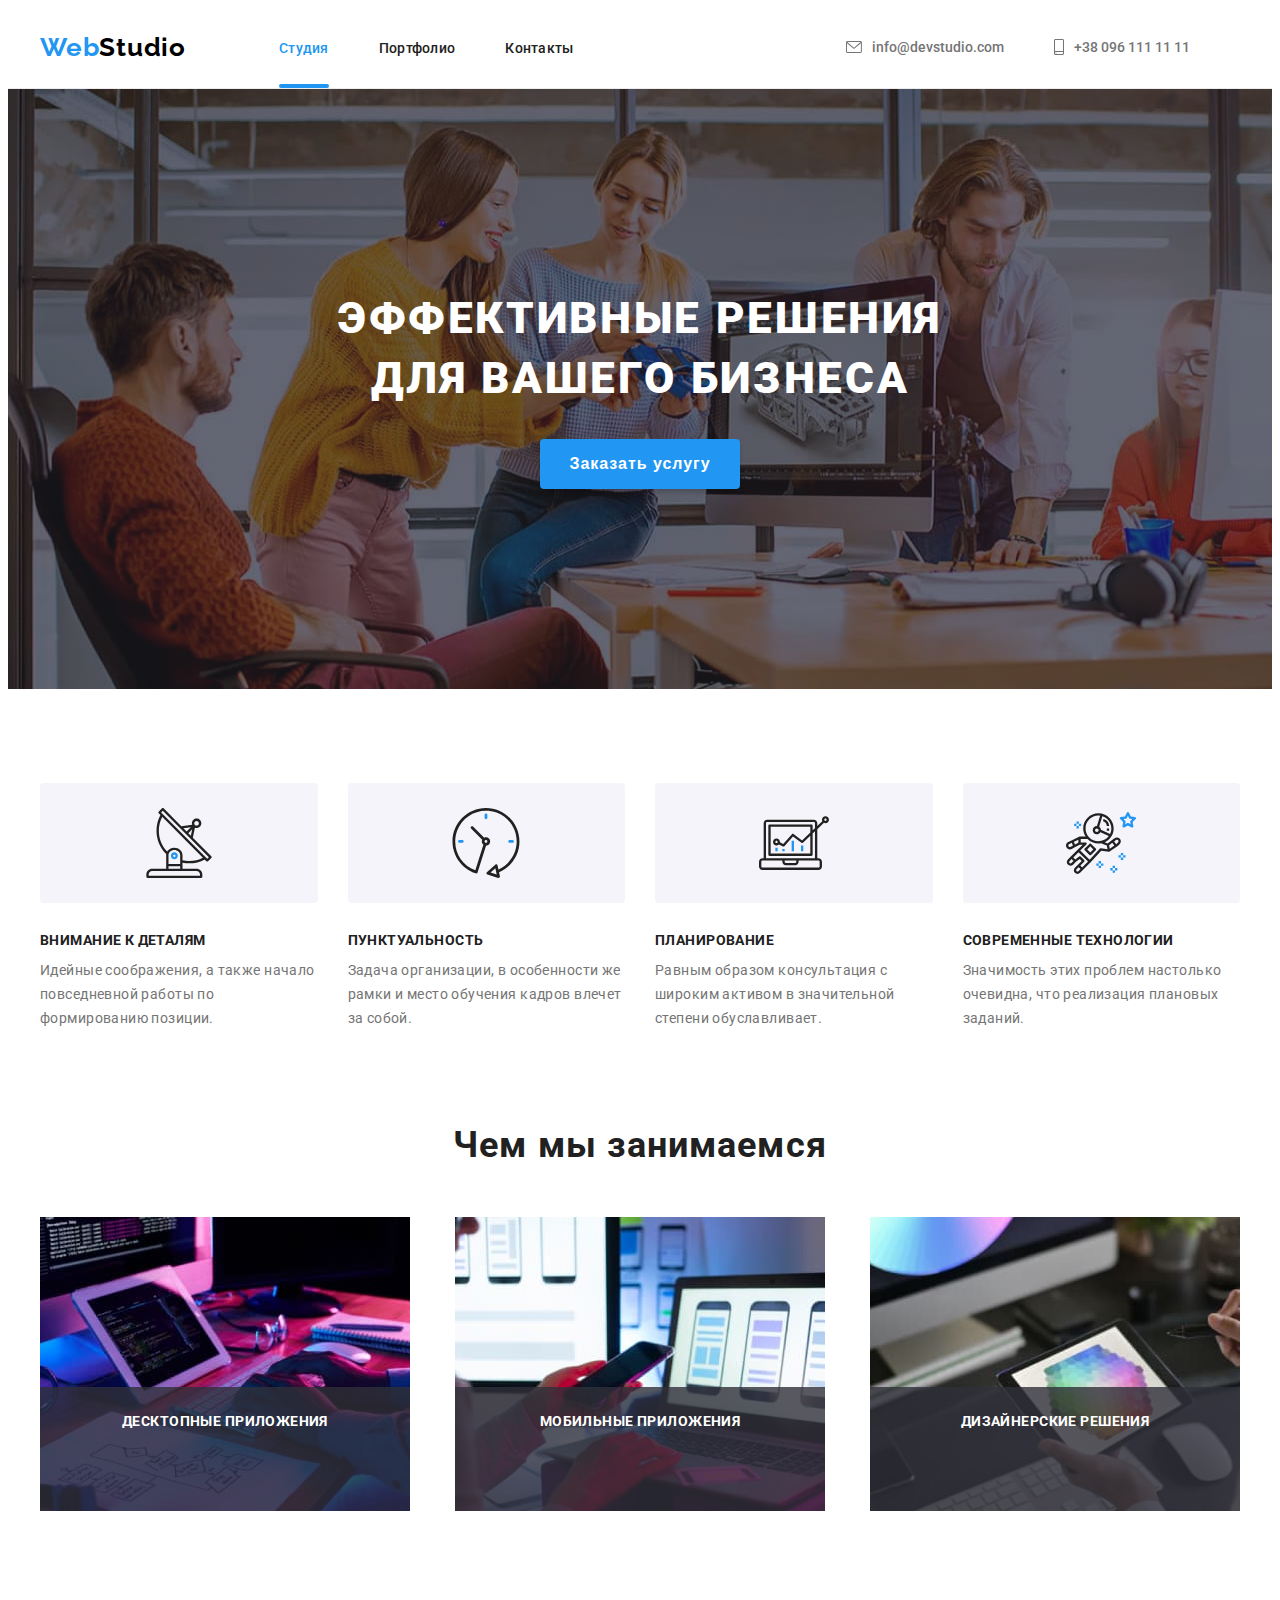
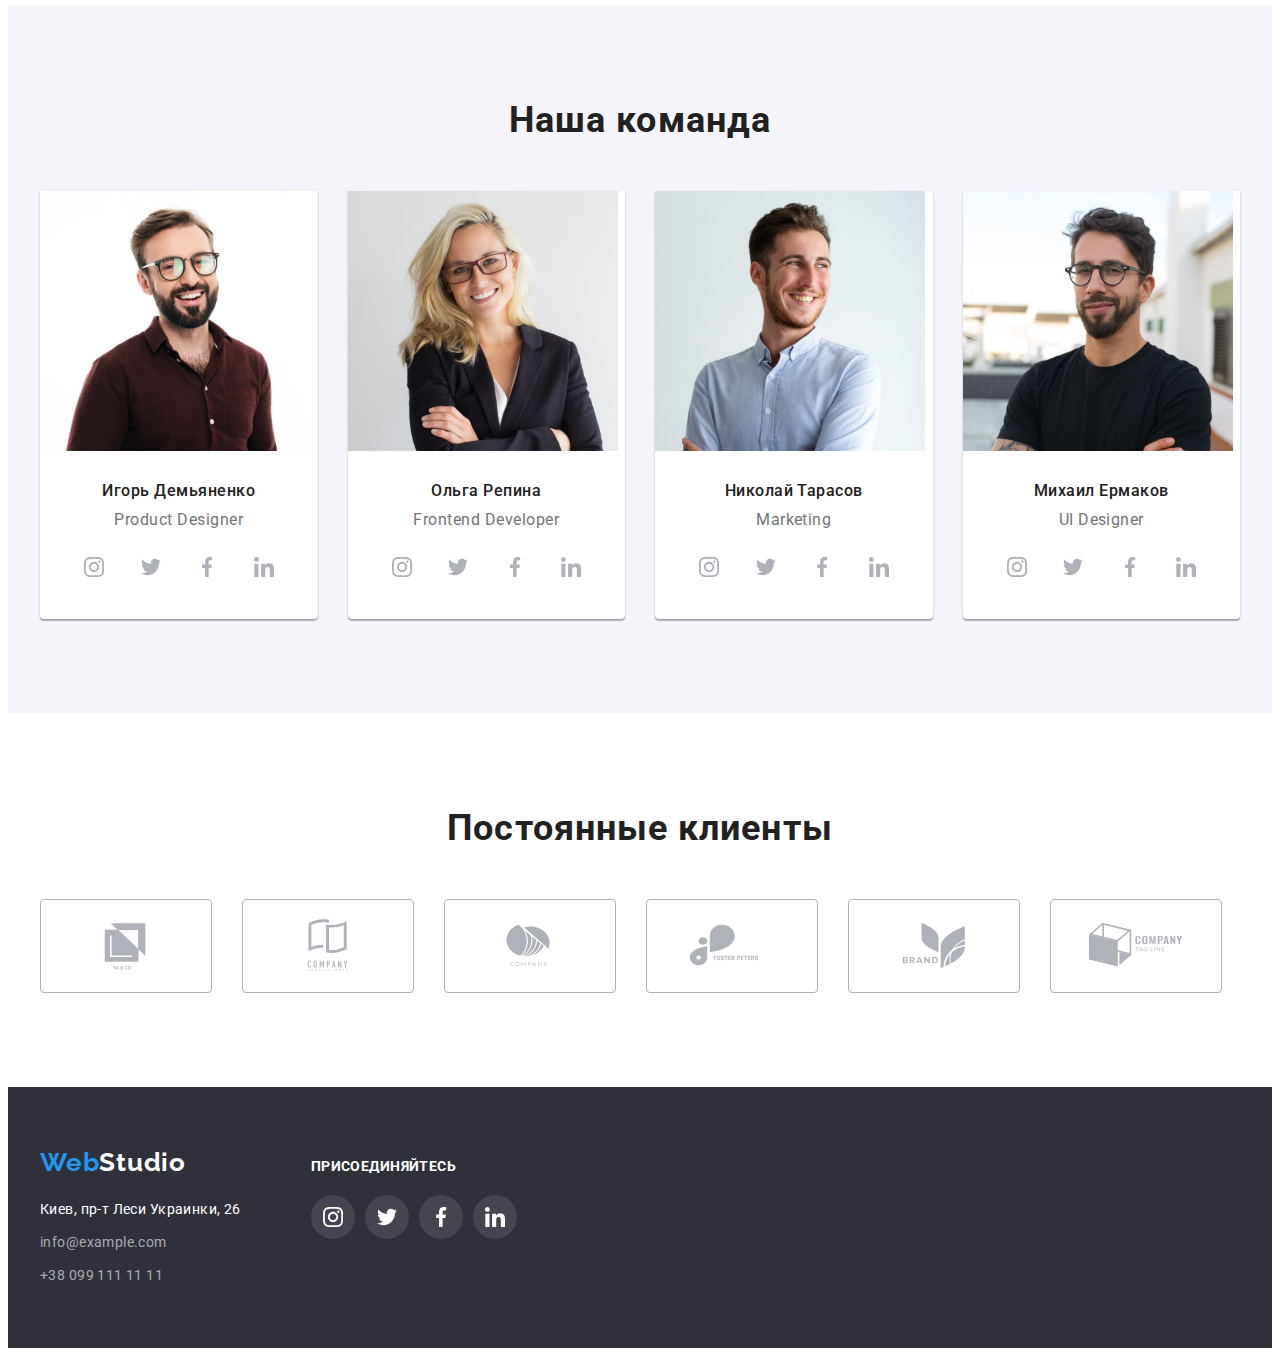
<file: index.html>
<!DOCTYPE html>
<html lang="ru">

<head>
    <meta charset="UTF-8">
    <meta http-equiv="X-UA-Compatible" content="IE=edge">
    <meta name="viewport" content="width=device-width, initial-scale=1.0">
    <title>Document</title>
    <link rel="preconnect" href="https://fonts.googleapis.com">
    <link rel="preconnect" href="https://fonts.gstatic.com" crossorigin>
    <link href="https://fonts.googleapis.com/css2?family=Raleway:wght@700&family=Roboto:wght@400;500;700;900&display=swap"
        rel="stylesheet">
    <link rel="stylesheet" href="https://cdnjs.cloudflare.com/ajax/libs/modern-normalize/1.1.0/modern-normalize.min.css"
        integrity="sha512-wpPYUAdjBVSE4KJnH1VR1HeZfpl1ub8YT/NKx4PuQ5NmX2tKuGu6U/JRp5y+Y8XG2tV+wKQpNHVUX03MfMFn9Q=="
        crossorigin="anonymous" referrerpolicy="no-referrer" />
    <link rel="stylesheet" href="./css/styles.css" />
</head>

<body class="body">
    <header class="header">
        <div class="header-container container">
        <nav class="navigation">
            <a class="link logo" href="" lang="en"> <span class="second-color-logo">Web</span>Studio </a>
            <ul class="list navigation-list">
                <li class="nv-lst"> <a class="link nav-list curent" href="">Студия</a></li>
                <li class="nv-lst"> <a class="link nav-list" href="./portfolio.html">Портфолио</a></li>
                <li class="nv-lst"> <a class="link nav-list" href="">Контакты</a></li>
            </ul>
        </nav>
        <ul class="list header-container">
            <li class="mail"> 
                <div class="nav-link-cont">
                    <a class="link nav-contact" href="mailto:info@devstudio.com">
                        <svg class="mail-tel-svg" width="16" height="12">
                            <use href="./images/sprite.svg#icon-envelope">
                            </use>
                        </svg>
                        info@devstudio.com    
                    </a>
                </div>
             </li>
            <li class="mail">
                <div class="nav-link-cont">
                    
                    <a class="link nav-contact" href="tel:+380961111111">
                        <svg class="mail-tel-svg" width="10" height="16">
                            <use href="./images/sprite.svg#icon-smartphone"></use>
                        </svg>
                        +38 096 111 11 11
                    </a>
                </div>
             </li>
        </ul>
        </div>
    </header>

    <main>
        <section class="hero-section">
            <div class="container">
            <h1 class="main-header">Эффективные решения <br>для вашего бизнеса</h1>
            <button data-modal-open class="main-button" type="button">Заказать услугу </button>
            </div>
        </section>
        <section class="section">
            <div class="container ">
            <!-- Добавлю h2 - скрою потом его со стараницы, пока скрыт через атрибут hidden -->
            <h2 class="visually-hidden"> Наши отличия от других</h2>
            <ul class="list first-section ">
                <li class="list-first-section">
                    <div class="icon-firs-section">
                        <svg class="our-icons">
                            <use href="./images/sprite.svg#icon-antenna" >
                            </use>
                        </svg>
                    </div>
                    <h3 class="trird-title">Внимание к деталям </h3>
                    <p class="desc-advantage">Идейные соображения, а также начало повседневной работы по формированию позиции.</p>
                </li>
                <li class="list-first-section">
                    <div class="icon-firs-section">
                        <svg class="our-icons">
                            <use href="./images/sprite.svg#icon-clock">
                            </use>
                        </svg>
                    </div>
                    <h3 class="trird-title">Пунктуальность</h3>
                    <p class="desc-advantage" >Задача организации, в особенности же рамки и место обучения кадров влечет за собой.</p>
                </li>
                <li class="list-first-section">
                    <div class="icon-firs-section">
                        <svg class="our-icons">
                            <use href="./images/sprite.svg#icon-diagram">
                            </use>
                        </svg>
                    </div>
                    <h3 class="trird-title"> Планирование</h3>
                    <p class="desc-advantage">Равным образом консультация с широким активом в значительной степени обуславливает.</p>
                </li>
                <li class="list-first-section">
                    <div class="icon-firs-section">
                        <svg class="our-icons">
                            <use href="./images/sprite.svg#icon-astronaut">
                            </use>
                        </svg>
                    </div>
                    <h3 class="trird-title"> Современные технологии</h3>
                    <p class="desc-advantage">Значимость этих проблем настолько очевидна, что реализация плановых заданий.</p>
                </li>
            </ul>
            </div>
        </section>
        <section class="second section">
            <div class="container">
            <h2 class="second-header">Чем мы занимаемся</h2>
            <ul class="list ul-second-section">
                <li class="list-second-section">
                    <img src="./images/box1jpeg.jpg" alt="набор HTML кода" width="370" height="294" />
                    <p class="text-overlay">Десктопные приложения</p>
                </li>
                <li class="list-second-section">
                    <img src="./images/box2jpeg.jpg" alt="адаптация мобильного на экране мониторва" width="370"
                        height="294" />
                    <p class="text-overlay">Мобильные приложения</p>
                </li>
                <li class="list-second-section">
                    <img src="./images/box3jpeg.jpg" alt="выбор цвета на планшете" width="370" height="294" />
                    <p class="text-overlay">Дизайнерские решения</p>
                </li>
            </ul>
            </div>
        </section>
        <section class="our-team section">
            <div class="container">
            <h2 class="second-header"> Наша команда</h2>
            <ul class="list team-list">
                <li class="card-member">
                    <img class="picture-member" src="./images/member1.jpg" alt="фото Игоря Демьяненко" width="270" height="260" />
                    <div class="members-of-team">
                        <h3 class="team"> Игорь Демьяненко</h3>
                        <p class="team-profesion" lang="en">Product Designer</p>
                        <ul class="list social">
                            <li class="list-links">
                                <a class="social-links" href="">
                                  <svg class="svg-links" width="20" height="20">
                                  <use href="./images/sprite.svg#icon-instagram"></use>
                                  </svg>
                                </a>
                            </li>
                            <li class="list-links">
                                <a class="social-links" href="">
                                    <svg class="svg-links" width="20" height="20">
                                        <use href="./images/sprite.svg#icon-twitter"></use>
                                    </svg>
                                </a>
                            </li>
                            <li class="list-links">
                                <a class="social-links" href="">
                                    <svg class="svg-links" width="20" height="20">
                                        <use href="./images/sprite.svg#icon-facebook"></use>
                                    </svg>
                                </a>
                            </li>
                            <li class="list-links">
                                <a class="social-links" href="">
                                    <svg class="svg-links" width="20" height="20">
                                        <use href="./images/sprite.svg#icon-linkedin"></use>
                                    </svg>
                                </a>
                            </li>
                        </ul>
                    </div>
                </li>
                <li class="card-member">
                    <img class="picture-member" src="./images/member2.jpg" alt="фото Ольги Репиной" width="270" height="260" />
                    <div class="members-of-team">
                        <h3 class="team"> Ольга Репина</h3>
                        <p class="team-profesion" lang="en">Frontend Developer</p>
                        <ul class=" list social">
                            <li class="list-links">
                                <a class="social-links" href="">
                                    <svg class="svg-links" width="20" height="20">
                                        <use href="./images/sprite.svg#icon-instagram"></use>
                                    </svg>
                                </a>
                            </li>
                            <li class="list-links">
                                <a class="social-links" href="">
                                    <svg class="svg-links" width="20" height="20">
                                        <use href="./images/sprite.svg#icon-twitter"></use>
                                    </svg>
                                </a>
                            </li>
                            <li class="list-links">
                                <a class="social-links" href="">
                                    <svg class="svg-links" width="20" height="20">
                                        <use href="./images/sprite.svg#icon-facebook"></use>
                                    </svg>
                                </a>
                            </li>
                            <li class="list-links">
                                <a class="social-links" href="">
                                    <svg class="svg-links" width="20" height="20">
                                        <use href="./images/sprite.svg#icon-linkedin"></use>
                                    </svg>
                                </a>
                            </li>
                        </ul>
                    </div>

                </li>
                <li class="card-member">
                    <img class="picture-member" src="./images/member3.jpg" alt="фото Николая Тарасова" width="270" height="260" />
                    <div class="members-of-team">
                        <h3 class="team"> Николай Тарасов </h3>
                        <p class="team-profesion" lang="en">Marketing</p>
                        <ul class="list social">
                            <li class="list-links">
                                <a class="social-links" href="">
                                    <svg class="svg-links" width="20" height="20">
                                        <use href="./images/sprite.svg#icon-instagram"></use>
                                    </svg>
                                </a>
                            </li>
                            <li class="list-links">
                                <a class="social-links" href="">
                                    <svg class="svg-links" width="20" height="20">
                                        <use href="./images/sprite.svg#icon-twitter"></use>
                                    </svg>
                                </a>
                            </li>
                            <li class="list-links">
                                <a class="social-links" href="">
                                    <svg class="svg-links" width="20" height="20">
                                        <use href="./images/sprite.svg#icon-facebook"></use>
                                    </svg>
                                </a>
                            </li>
                            <li class="list-links">
                                <a class="social-links" href="">
                                    <svg class="svg-links" width="20" height="20">
                                        <use href="./images/sprite.svg#icon-linkedin"></use>
                                    </svg>
                                </a>
                            </li>
                        </ul>
                    </div>

                </li>
                <li class="card-member">
                    <img class="picture-member" src="./images/member4.jpg" alt="фото МИхаила Ермакова" width="270" height="260" />
                    <div class="members-of-team">
                        <h3 class="team"> Михаил Ермаков </h3>
                        <p class="team-profesion" lang="en">UI Designer</p>
                        <ul class="list social">
                            <li class="list-links">
                                <a class="social-links" href="">
                                    <svg class="svg-links" width="20" height="20">
                                        <use href="./images/sprite.svg#icon-instagram"></use>
                                    </svg>
                                </a>
                            </li>
                            <li class="list-links">
                                <a class="social-links" href="">
                                    <svg class="svg-links" width="20" height="20">
                                        <use href="./images/sprite.svg#icon-twitter"></use>
                                    </svg>
                                </a>
                            </li>
                            <li class="list-links">
                                <a class="social-links" href="">
                                    <svg class="svg-links" width="20" height="20">
                                        <use href="./images/sprite.svg#icon-facebook"></use>
                                    </svg>
                                </a>
                            </li>
                            <li class="list-links">
                                <a class="social-links" href="">
                                    <svg class="svg-links" width="20" height="20">
                                        <use href="./images/sprite.svg#icon-linkedin"></use>
                                    </svg>
                                </a>
                            </li>
                        </ul>
                    </div>

                </li>
                
            </ul>
            </div>
        </section>
        <section class="section">
            <div class="container">
                <h2 class="second-header">Постоянные клиенты</h2>
                <ul class="list list-clients">
                    <li class="clients">
                       <a class="clients-link" href="">
                           <svg class="icon-clients" width="106" height="60">
                           <use href="./images/sprite.svg#icon-logo"></use>
                           </svg>
                       </a>
                    </li>
                    <li class="clients">
                        <a class="clients-link" href="">
                            <svg class="icon-clients" width="106" height="60">
                                <use href="./images/sprite.svg#icon-logo-1">
                                </use>
                            </svg>
                        </a>
                    </li>
                    <li class="clients">
                        <a class="clients-link" href="">
                            <svg class="icon-clients" width="106" height="60">
                                <use href="./images/sprite.svg#icon-logo-2">
                                </use>
                            </svg>
                        </a>
                    </li>
                    <li class="clients">
                        <a class="clients-link" href="">
                            <svg class="icon-clients" width="106" height="60">
                                <use href="./images/sprite.svg#icon-logo-3">
                                </use>
                            </svg>
                        </a>
                    </li>
                    <li class="clients">
                        <a class="clients-link" href="">
                            <svg class="icon-clients" width="106" height="60">
                                <use href="./images/sprite.svg#icon-logo-4">
                                </use>
                            </svg>
                        </a>
                    </li>
                    <li class="clients">
                        <a class="clients-link" href="">
                            <svg class="icon-clients" width="106" height="60">
                                <use href="./images/sprite.svg#icon-logo-5">
                                </use>
                            </svg>
                        </a>
                    </li>
                </ul>
            </div>
        </section>
    </main>
    <footer class="footer">
        <div class="container div-foot">
            <div class="div-address">
              <a class="link logo-foot" href="" lang="en"> <span class="second-color-logo">Web</span>Studio </a>
              <address class="foot-address">
                 <ul class="list">
                    <li class="list-foot">
                       <a class="link addressfoot" href="https://goo.gl/maps/2wUC2h2pFyBtwkor7" target="blank"
                       rel="noopener noreferrer">Киев, пр-т
                       Леси Украинки, 26</a>
                    </li>
                    <li class="list-foot">
                       <a class="link nav-contact-foot" href="mailto:info@example.com">info@example.com</a>
                    </li>
                    <li class="list-foot">
                       <a class="link nav-contact-foot" href="tel:+380991111111">+38 099 111 11 11</a>
                    </li>
                 </ul>
              </address>
            </div>
            <div class="foot-links">
               <h3 class="foot-header">присоединяйтесь</h3>
               <ul class="social list">
                  <li class="list-links">
                     <a class="social-links" href="">
                       <svg class="svg-links" width="20" height="20">
                       <use href="./images/sprite.svg#icon-instagram"></use>
                       </svg>
                     </a>
                  </li>
                  <li class="list-links">
                     <a class="social-links" href="">
                       <svg class="svg-links" width="20" height="20">
                       <use href="./images/sprite.svg#icon-twitter"></use>
                       </svg>
                     </a>
                  </li>
                  <li class="list-links">
                     <a class="social-links" href="">
                       <svg class="svg-links" width="20" height="20">
                       <use href="./images/sprite.svg#icon-facebook"></use>
                       </svg>
                     </a>
                  </li>
                  <li class="list-links">
                     <a class="social-links" href="">
                       <svg class="svg-links" width="20" height="20">
                       <use href="./images/sprite.svg#icon-linkedin"></use>
                       </svg>
                     </a>
                  </li>
               </ul>
            </div>
        </div>
    </footer>
    <div class="backdrop is-hidden" data-modal>
        <div class="modalwindow">
            <button data-modal-close type="button" class="modal-close-btn">
                <svg class="modal-close-icon" width="18" height="18">
                <use href="./images/sprite.svg#icon-close"></use>
                </svg>
            </button>
        </div>
    </div>

    <script src="./js/modal.js"></script>
    
</body>

</html>
</file>
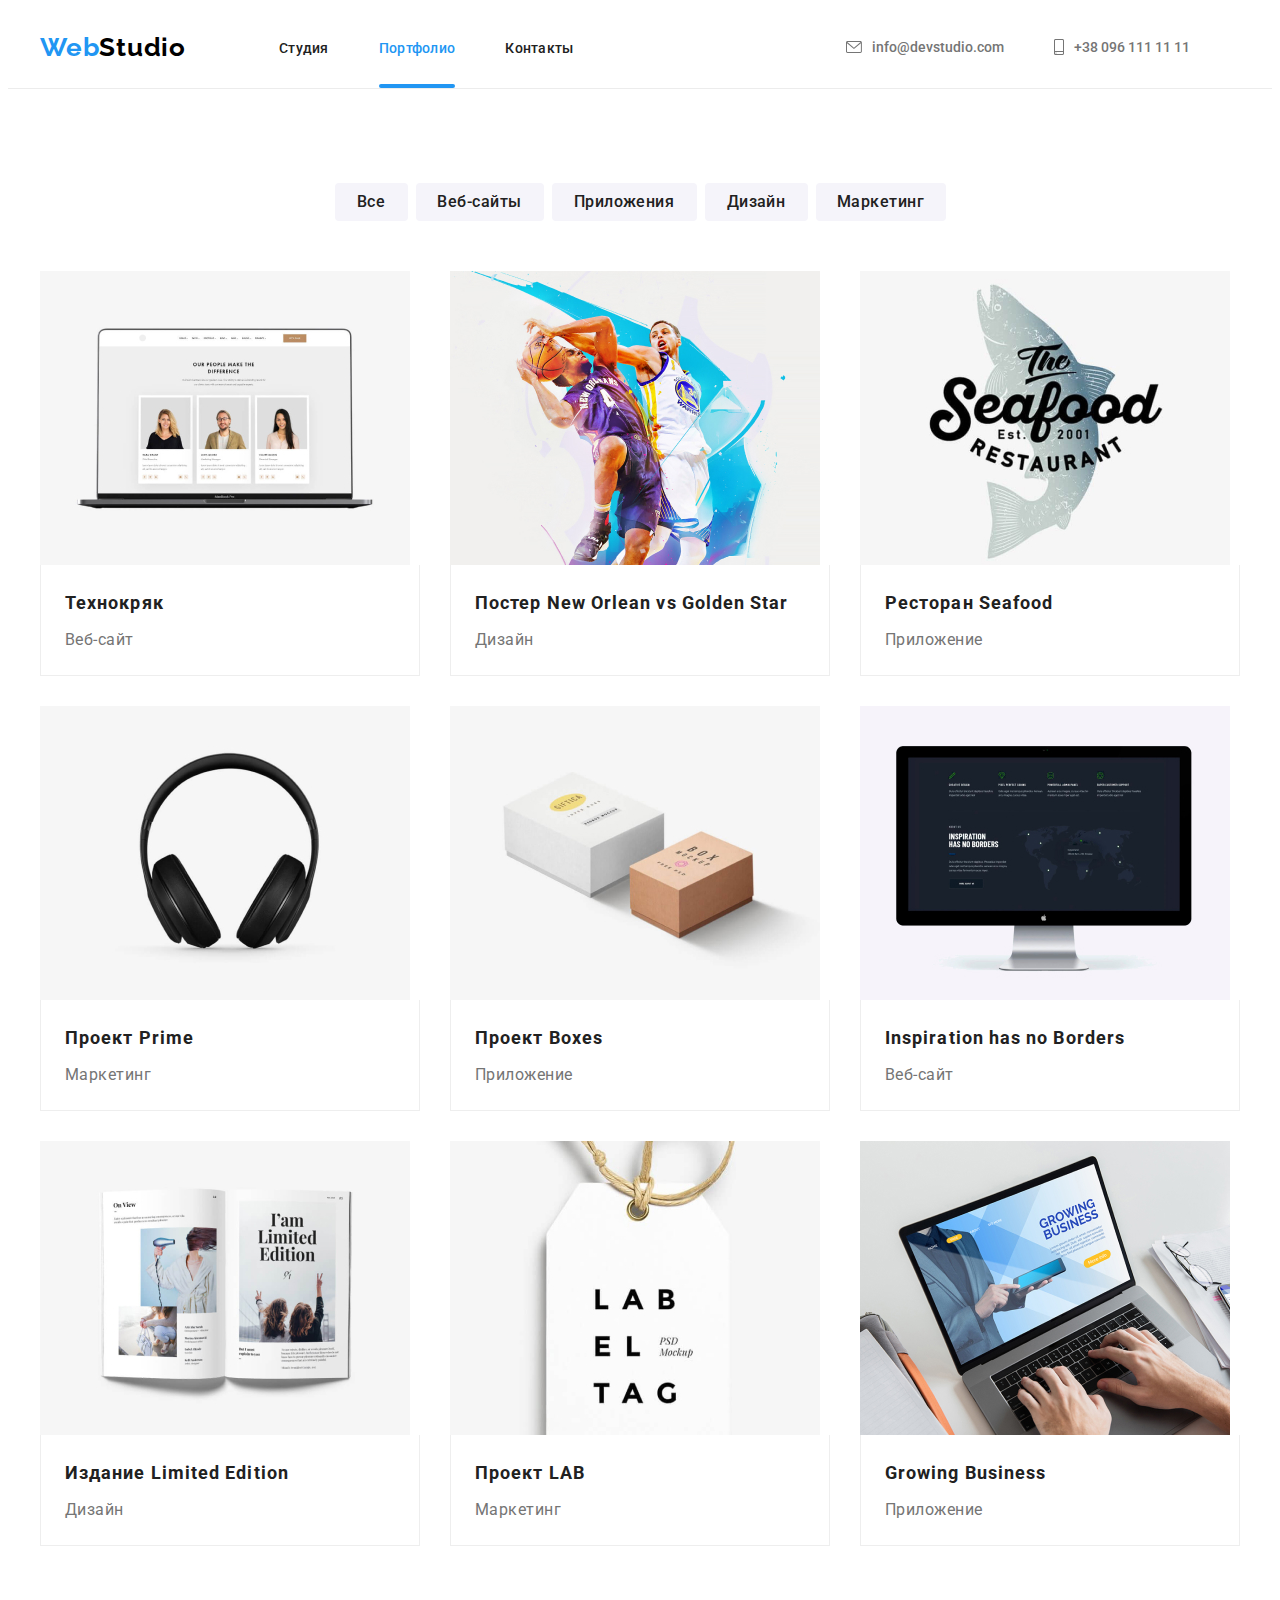
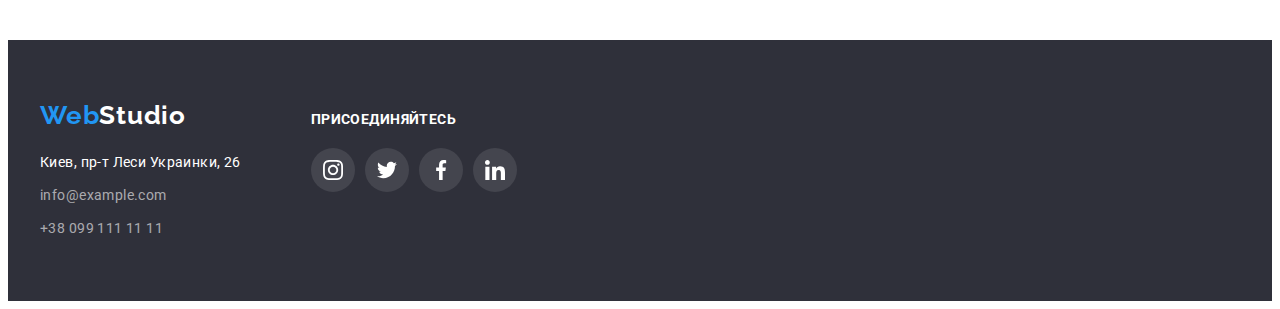
<file: portfolio.html>
<!DOCTYPE html>
<html lang="ru">

<head>
    <meta charset="UTF-8">
    <meta http-equiv="X-UA-Compatible" content="IE=edge">
    <meta name="viewport" content="width=device-width, initial-scale=1.0">
    <title>Document</title>
    <link rel="preconnect" href="https://fonts.googleapis.com">
    <link rel="preconnect" href="https://fonts.gstatic.com" crossorigin>
    <link href="https://fonts.googleapis.com/css2?family=Raleway:wght@700&family=Roboto:wght@400;500;700;900&display=swap"
        rel="stylesheet">
    <link rel="stylesheet" href="https://cdnjs.cloudflare.com/ajax/libs/modern-normalize/1.1.0/modern-normalize.min.css"
        integrity="sha512-wpPYUAdjBVSE4KJnH1VR1HeZfpl1ub8YT/NKx4PuQ5NmX2tKuGu6U/JRp5y+Y8XG2tV+wKQpNHVUX03MfMFn9Q=="
        crossorigin="anonymous" referrerpolicy="no-referrer" />
    <link rel="stylesheet" href="./css/styles.css" />
</head>

<body class="body">
    <header class="header">
        <div class="container header-container">
            <nav class="navigation">
                <a class="link logo" href="" lang="en"> <span class="second-color-logo">Web</span>Studio </a>
                <ul class="list navigation-list">
                    <li class="nv-lst"> 
                        <a class="link nav-list" href="./index.html">Студия</a>
                    </li>
                    <li class="nv-lst">
                        <a class="link nav-list curent" href="./portfolio.html">Портфолио</a>
                        </li>
                    <li class="nv-lst">
                        <a class="link nav-list" href="">Контакты</a>
                        </li>
                </ul>
            </nav>
            <ul class="list header-container">
                <li class="mail">
                    <div class="nav-link-cont">
                        <a class="link nav-contact" href="mailto:info@devstudio.com">
                            <svg class="mail-tel-svg" width="16" height="12">
                                <use href="./images/sprite.svg#icon-envelope">
                                </use>
                            </svg>
                            info@devstudio.com
                        </a>
                    </div>
                </li>
                <li class="mail">
                    <div class="nav-link-cont">
            
                        <a class="link nav-contact" href="tel:+380961111111">
                            <svg class="mail-tel-svg" width="10" height="16">
                                <use href="./images/sprite.svg#icon-smartphone"></use>
                            </svg>
                            +38 096 111 11 11
                        </a>
                    </div>
                </li>
            </ul>
        </div>
    </header>

    <main>
        <section class="section">
            <div class="container">
            <ul class="list list-buttons">
                <li class="items-button">
                    <button class="button-port" type="button">Все</button>
                </li>
                <li class="items-button">
                    <button class="button-port second-but" type="button">Веб-сайты</button>
                </li>
                <li class="items-button">
                    <button class="button-port third-but" type="button">Приложения</button>
                </li>
                <li class="items-button">
                    <button class="button-port fourth-but" type="button">Дизайн</button>
                </li>
                <li class="items-button">
                    <button class="button-port fifth-but" type="button">Маркетинг</button>
                </li>
            </ul>
            
            <ul class="list img-portfolio">
                <li class="list-pictures">
                    <a class=" link portfolio-links-card" href="">
                        <div class="card-overlay">
                            <img src="./images/potfolio1.jpg" alt="фото команды технарей" width="370" height="294">
                            <p class="overlay-portfolio">Ресурс предлагает комплексные предложения с разным уровнем функционала и сервисов. Все это
                                позволит посетителю получить
                                исчерпывающие сведения о компании или частном лице.
                            </p>
                        </div>
                        <div class="description-pic">
                            <h2 class="second-header-port">Технокряк</h2>
                            <p class="desc-port">Веб-сайт</p>
                        </div>
                        
                    </a>
                    
                </li>
                <li class="list-pictures">
                    <a class=" link portfolio-links-card" href="">
                        <div class="card-overlay">
                            <img src="./images/potfolio2.jpg" alt="парни баскетболисты" width="370" height="294">
                            <p class="overlay-portfolio">Ресурс предлагает комплексные предложения с разным уровнем функционала и сервисов. Все
                                это
                                позволит посетителю получить
                                исчерпывающие сведения о компании или частном лице.
                            </p>
                        </div>
                        <div class="description-pic">
                            <h2 class="second-header-port">Постер <span lang="en">New Orlean vs Golden Star</span></h2>
                            <p class="desc-port">Дизайн</p>
                        </div>
                    </a>
                    
                </li>
                <li class="list-pictures">
                    <a class=" link portfolio-links-card" href="">
                        <div class="card-overlay">
                            <img src="./images/potfolio3.jpg" alt="логотип ресторана рыбы" width="370" height="294">
                            <p class="overlay-portfolio">Ресурс предлагает комплексные предложения с разным уровнем функционала и сервисов. Все
                                это
                                позволит посетителю получить
                                исчерпывающие сведения о компании или частном лице.
                            </p>
                        </div>
                        <div class="description-pic">
                            <h2 class="second-header-port">Ресторан <span lang="en">Seafood</span></h2>
                            <p class="desc-port">Приложение</p>
                        </div>
                    </a>
                </li>
                <li class="list-pictures">
                    <a class=" link portfolio-links-card" href="">
                        <div class="card-overlay">
                            <img src="./images/potfolio4.jpg" alt="наушники" width="370" height="294">
                            <p class="overlay-portfolio"> Ресурс предлагает комплексные предложения с разным уровнем функционала и сервисов. Все это позволит посетителю получить исчерпывающие сведения о компании или частном лице.
                            </p>
                        </div>
                        <div class="description-pic">
                            <h2 class="second-header-port">Проект <span lang="en">Prime</span></h2>
                            <p class="desc-port">Маркетинг</p>
                        </div>
                    </a>
                </li>
                <li class="list-pictures">
                    <a class=" link portfolio-links-card" href="">
                        <div class="card-overlay">
                            <img src="./images/potfolio5.jpg" alt="две коробки" width="370" height="294">
                            <p class="overlay-portfolio"> Ресурс предлагает комплексные предложения с разным уровнем функционала и сервисов. Все это позволит посетителю получить исчерпывающие сведения о компании или частном лице.
                            </p>
                        </div>
                        <div class="description-pic">
                            <h2 class="second-header-port">Проект <span lang="en">Boxes</span> </h2>
                            <p class="desc-port">Приложение</p>
                        </div>
                    </a>
                </li>
                <li class="list-pictures">
                    <a class=" link portfolio-links-card" href="">
                        <div class="card-overlay">
                            <img src="./images/potfolio6.jpg" alt="монитор" width="370" height="294">
                            <p class="overlay-portfolio"> 
                                Ресурс предлагает комплексные предложения с разным уровнем функционала и сервисов. Все это позволит посетителю получить исчерпывающие сведения о компании или частном лице.
                            </p>
                        </div>
                        <div class="description-pic">
                            <h2 class="second-header-port" lang="en">Inspiration has no Borders</h2>
                            <p class="desc-port">Веб-сайт</p>
                        </div>
                    </a>
                    
                </li>
                <li class="list-pictures">
                    <a class=" link portfolio-links-card" href="">
                        <div class="card-overlay">
                            <img src="./images/potfolio7.jpg" alt="развернутый журнал" width="370" height="294">
                            <p class="overlay-portfolio">Ресурс предлагает комплексные предложения с разным уровнем функционала и сервисов. Все это позволит посетителю получить исчерпывающие сведения о компании или частном лице.
                            </p>
                        </div>
                        <div class="description-pic">
                            <h2 class="second-header-port">Издание <span lang="en">Limited Edition</span></h2>
                            <p class="desc-port">Дизайн</p>
                        </div>
                    </a>
                    
                </li>
                <li class="list-pictures">
                    <a class=" link portfolio-links-card" href="">
                        <div class="card-overlay">
                            <img src="./images/potfolio8.jpg" alt="бирка" width="370" height="294">
                            <p class="overlay-portfolio"> Ресурс предлагает комплексные предложения с разным уровнем функционала и сервисов. Все это позволит посетителю получить исчерпывающие сведения о компании или частном лице.
                            </p>
                        </div>
                        <div class="description-pic">
                            <h2 class="second-header-port">Проект <span lang="en">LAB</span></h2>
                            <p class="desc-port">Маркетинг</p>
                        </div>
                    </a>
                    
                </li>
                <li class="list-pictures">
                    <a class=" link portfolio-links-card" href="">
                        <div class="card-overlay">
                            <img src="./images/potfolio9.jpg" alt="процесс работы за ноутбуком" width="370" height="294">
                            <p class="overlay-portfolio">Ресурс предлагает комплексные предложения с разным уровнем функционала и сервисов. Все это позволит посетителю получить исчерпывающие сведения о компании или частном лице.
                            </p>
                        </div>
                        <div class="description-pic">
                            <h2 class="second-header-port" lang="en">Growing Business</h2>
                            <p class="desc-port">Приложение</p>
                        </div>
                    </a>
                    
                </li>
            </ul>
            </div>
        </section>

    </main>
    <footer class="footer">
        <div class="container div-foot">
            <div class="div-address">
                <a class="link logo-foot" href="" lang="en"> <span class="second-color-logo">Web</span>Studio </a>
                <address class="foot-address">
                    <ul class="list">
                        <li class="list-foot">
                            <a class="link addressfoot" href="https://goo.gl/maps/2wUC2h2pFyBtwkor7" target="blank"
                                rel="noopener noreferrer">Киев, пр-т
                                Леси Украинки, 26</a>
                        </li>
                        <li class="list-foot">
                            <a class="link nav-contact-foot" href="mailto:info@example.com">info@example.com</a>
                        </li>
                        <li class="list-foot">
                            <a class="link nav-contact-foot" href="tel:+380991111111">+38 099 111 11 11</a>
                        </li>
                    </ul>
                </address>
            </div>
            <div class="foot-links">
                <h3 class="foot-header">присоединяйтесь</h3>
                <ul class="social list">
                    <li class="list-links">
                        <a class="social-links" href="">
                            <svg class="svg-links" width="20" height="20">
                                <use href="./images/sprite.svg#icon-instagram"></use>
                            </svg>
                        </a>
                    </li>
                    <li class="list-links">
                        <a class="social-links" href="">
                            <svg class="svg-links" width="20" height="20">
                                <use href="./images/sprite.svg#icon-twitter"></use>
                            </svg>
                        </a>
                    </li>
                    <li class="list-links">
                        <a class="social-links" href="">
                            <svg class="svg-links" width="20" height="20">
                                <use href="./images/sprite.svg#icon-facebook"></use>
                            </svg>
                        </a>
                    </li>
                    <li class="list-links">
                        <a class="social-links" href="">
                            <svg class="svg-links" width="20" height="20">
                                <use href="./images/sprite.svg#icon-linkedin"></use>
                            </svg>
                        </a>
                    </li>
                </ul>
            </div>
        </div>
    </footer>


</body>


</html>
</file>
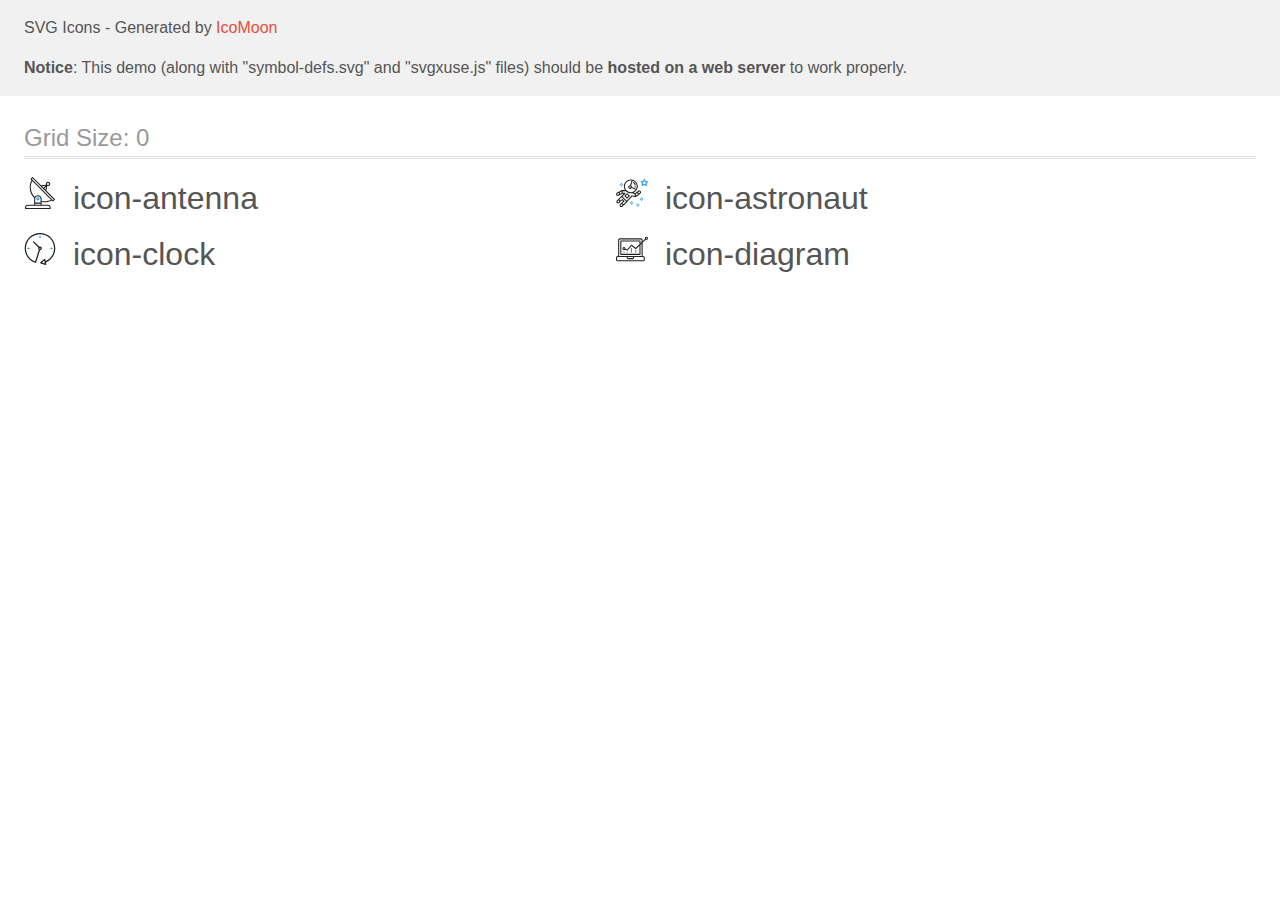
<file: images/svg/icomoon-4/demo-external-svg.html>
<!doctype html>
<html>
<head>
    <title>IcoMoon - SVG Icons</title>
    <meta charset="utf-8">
    <meta name="viewport" content="width=device-width, initial-scale=1">
    <link rel="stylesheet" href="demo-files/demo.css">
    <link rel="stylesheet" href="style.css">
</head>
<body>
<header class="bgc1 clearfix">
<div class="mhl">
    <p>SVG Icons - Generated by <a href="https://icomoon.io/app">IcoMoon</a></p><p><strong>Notice</strong>: This demo (along with "symbol-defs.svg" and "svgxuse.js" files) should be <b>hosted on a web server</b> to work properly.</p>
</div>
</header>
    <div class="clearfix mhl ptl">
        <h1 class="mvm mtn fgc1">Grid Size: 0</h1>
        <div class="glyph fs1">
            <div class="clearfix pbs">
                <svg class="icon icon-antenna"><use xlink:href="symbol-defs.svg#icon-antenna"></use></svg><span class="name"> icon-antenna</span>
            </div>
        </div>
        <div class="glyph fs1">
            <div class="clearfix pbs">
                <svg class="icon icon-astronaut"><use xlink:href="symbol-defs.svg#icon-astronaut"></use></svg><span class="name"> icon-astronaut</span>
            </div>
        </div>
        <div class="glyph fs1">
            <div class="clearfix pbs">
                <svg class="icon icon-clock"><use xlink:href="symbol-defs.svg#icon-clock"></use></svg><span class="name"> icon-clock</span>
            </div>
        </div>
        <div class="glyph fs1">
            <div class="clearfix pbs">
                <svg class="icon icon-diagram"><use xlink:href="symbol-defs.svg#icon-diagram"></use></svg><span class="name"> icon-diagram</span>
            </div>
        </div>
  </div>
<script defer src="svgxuse.js"></script>
</body>
</html>
</file>
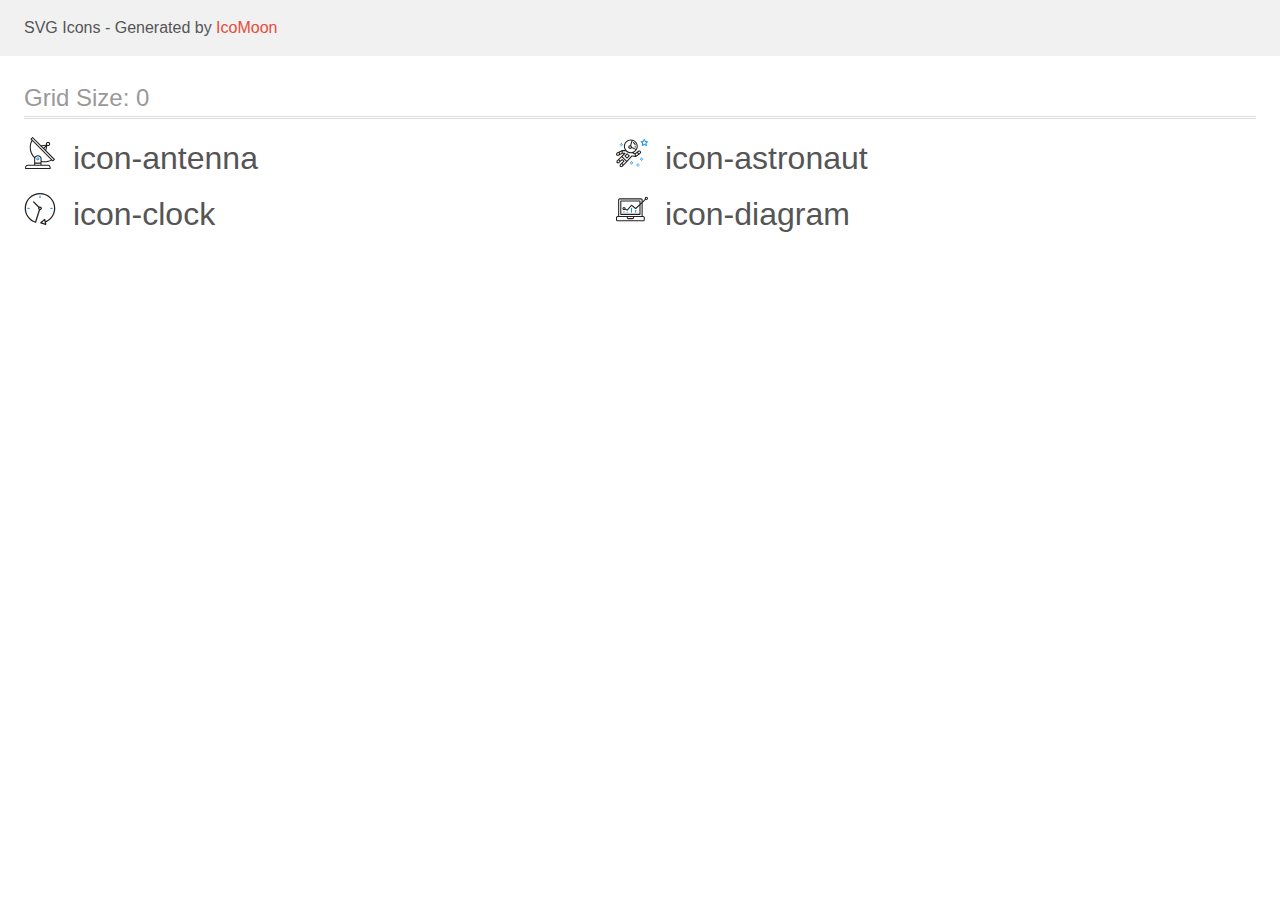
<file: images/svg/icomoon-4/demo.html>
<!doctype html>
<html>
<head>
    <title>IcoMoon - SVG Icons</title>
    <meta charset="utf-8">
    <meta name="viewport" content="width=device-width, initial-scale=1">
    <link rel="stylesheet" href="demo-files/demo.css">
    <link rel="stylesheet" href="style.css">
</head>
<body>
<svg aria-hidden="true" style="position: absolute; width: 0; height: 0; overflow: hidden;" version="1.1" xmlns="http://www.w3.org/2000/svg" xmlns:xlink="http://www.w3.org/1999/xlink">
<defs>
<symbol id="icon-antenna" viewBox="0 0 32 32">
<path fill="#212121" style="fill: var(--color1, #212121)" d="M30.773 22.098l-8.443-8.505 0.937-4.616c0.225 0.090 0.485 0.144 0.758 0.146h0.007c0.008 0 0.017 0 0.026 0 1.192 0 2.159-0.967 2.159-2.159s-0.967-2.159-2.159-2.159c-1.192 0-2.159 0.967-2.159 2.159 0 0.259 0.046 0.508 0.13 0.739l-0.005-0.015-4.96 0.606-8.091-8.133c-0.096-0.098-0.229-0.159-0.376-0.16h-0c-0.14 0.001-0.274 0.057-0.373 0.155l-1.512 1.504c-0.096 0.097-0.156 0.23-0.156 0.377s0.060 0.281 0.156 0.377v0l0.814 0.825c-1.143 2.062-1.816 4.522-1.816 7.139 0 4.106 1.656 7.824 4.336 10.525l-0.001-0.001c0.043 0.041 0.092 0.074 0.146 0.097-0.032 0.164-0.051 0.353-0.052 0.546v6.188h-6.4c-1.472 0.001-2.666 1.194-2.667 2.666v1.067c0 0.295 0.239 0.534 0.534 0.534h24.534c0.294 0 0.533-0.239 0.533-0.534v-1.067c-0.002-1.472-1.195-2.665-2.666-2.666h-6.4v-2.742c1.003 0.21 2.024 0.317 3.049 0.32 2.58-0.003 5.005-0.663 7.117-1.822l-0.077 0.039 0.818 0.823c0.099 0.101 0.235 0.159 0.376 0.16 0.14-0.001 0.274-0.057 0.373-0.155l1.512-1.504c0.096-0.097 0.156-0.23 0.156-0.377s-0.060-0.281-0.156-0.377v0zM23.28 6.233c0.193-0.192 0.459-0.31 0.752-0.31 0.589 0 1.067 0.478 1.067 1.066s-0.477 1.066-1.067 1.066c-0 0-0 0-0 0h-0.004c-0.587-0.003-1.061-0.479-1.061-1.066 0-0.295 0.12-0.563 0.314-0.756l0-0h-0.002zM22.024 9.737l-0.598 2.946-1.175-1.183 1.774-1.763zM21.419 8.835l-1.92 1.909-1.486-1.493 3.406-0.416zM24.004 28.8c0.884 0 1.6 0.716 1.6 1.6v0 0.534h-23.466v-0.534c0-0.884 0.716-1.6 1.6-1.6v0h20.267zM16.538 26.666v1.067h-5.334v-1.067h5.334zM11.204 25.6v-4.053c0-1.294 1.196-2.346 2.667-2.346s2.667 1.053 2.667 2.346v4.053h-5.334zM17.604 23.904v-2.357c0-1.882-1.675-3.413-3.733-3.413-0.017-0-0.038-0-0.058-0-1.353 0-2.54 0.707-3.213 1.771l-0.009 0.016c-2.36-2.482-3.812-5.846-3.812-9.55 0-2.314 0.567-4.496 1.569-6.414l-0.036 0.077 18.602 18.709c-1.823 0.947-3.979 1.502-6.266 1.502-1.079 0-2.128-0.124-3.136-0.357l0.093 0.018zM28.893 23.22l-21.057-21.181 0.754-0.752 7.935 7.98c0.004 0 0.006 0.007 0.010 0.010l13.114 13.191-0.757 0.752z"></path>
<path fill="#2196f3" style="fill: var(--color2, #2196f3)" d="M13.876 20.267h-0.005c-0.001 0-0.002 0-0.002 0-0.884 0-1.6 0.716-1.6 1.6s0.715 1.599 1.597 1.6h0.005c0.001 0 0.001 0 0.002 0 0.884 0 1.6-0.716 1.6-1.6s-0.715-1.599-1.598-1.6h-0zM14.249 22.245c-0.096 0.096-0.229 0.155-0.376 0.155-0.295 0-0.534-0.239-0.534-0.534s0.238-0.533 0.532-0.533h0c0.293 0.001 0.531 0.239 0.531 0.533 0 0.148-0.060 0.282-0.157 0.378l-0 0h0.005z"></path>
</symbol>
<symbol id="icon-astronaut" viewBox="0 0 32 32">
<path fill="#2196f3" style="fill: var(--color2, #2196f3)" d="M31.974 4.524c-0.064-0.191-0.227-0.332-0.427-0.362l-0.003-0-1.911-0.278-0.855-1.731c-0.179-0.365-0.777-0.365-0.956 0l-0.855 1.731-1.911 0.278c-0.26 0.039-0.457 0.26-0.457 0.528 0 0.15 0.062 0.285 0.161 0.382l1.383 1.348-0.326 1.903c-0.034 0.2 0.048 0.402 0.212 0.522 0.166 0.12 0.383 0.135 0.562 0.040l1.709-0.899 1.709 0.899c0.072 0.038 0.157 0.061 0.247 0.061 0.295 0 0.534-0.239 0.534-0.534 0-0.031-0.003-0.062-0.008-0.092l0 0.003-0.326-1.903 1.383-1.348c0.099-0.097 0.161-0.233 0.161-0.382 0-0.059-0.009-0.115-0.027-0.168l0.001 0.004zM29.511 5.851c-0.126 0.122-0.183 0.299-0.153 0.472l0.191 1.114-1-0.526c-0.072-0.039-0.158-0.062-0.249-0.062s-0.177 0.023-0.252 0.063l0.003-0.001-1 0.526 0.191-1.114c0.005-0.027 0.008-0.059 0.008-0.091 0-0.149-0.061-0.285-0.16-0.381l-0-0-0.811-0.79 1.119-0.162c0.174-0.025 0.324-0.134 0.402-0.292l0.5-1.013 0.5 1.013c0.078 0.158 0.228 0.267 0.402 0.292l1.119 0.162-0.809 0.79zM26.134 20.522h-1.067v1.067h1.067v-1.067zM26.134 22.656h-1.067v1.066h1.067v-1.066zM27.2 21.589h-1.067v1.067h1.067v-1.067zM25.067 21.589h-1.067v1.067h1.067v-1.067zM22.4 26.389h-1.067v1.067h1.067v-1.067zM22.4 28.523h-1.067v1.067h1.067v-1.067zM23.467 27.456h-1.067v1.067h1.067v-1.067zM21.334 27.456h-1.067v1.067h1.067v-1.067zM16 24.256h-1.066v1.067h1.066v-1.067zM16 26.389h-1.066v1.067h1.066v-1.067zM17.067 25.322h-1.067v1.067h1.067v-1.067zM14.934 25.322h-1.067v1.067h1.067v-1.067zM5.867 6.122h-1.066v1.066h1.066v-1.066zM5.867 8.256h-1.066v1.066h1.066v-1.066zM6.933 7.189h-1.067v1.067h1.066v-1.067zM4.8 7.189h-1.067v1.067h1.067v-1.067z"></path>
<path fill="#212121" style="fill: var(--color1, #212121)" d="M24.715 14.16c-0.28-0.376-0.699-0.636-1.179-0.703l-0.009-0.001c-0.076-0.012-0.164-0.018-0.254-0.018-0.411 0-0.789 0.139-1.090 0.373l0.004-0.003-1.253 0.96-1.898 1.417-1.358-0.541c2.421-1.086 4.113-3.508 4.113-6.32 0-3.823-3.122-6.934-6.961-6.934s-6.961 3.11-6.961 6.934c0 1.386 0.415 2.674 1.12 3.759l-2.768-0.024c-0.009 0-0.016 0.005-0.023 0.005-0.057 0.003-0.11 0.014-0.159 0.033l0.004-0.001c-0.013 0.005-0.026 0.007-0.038 0.013-0.006 0.003-0.013 0.003-0.019 0.006l-3.233 1.596c-0 0-0.001 0-0.001 0.001l-1.893 0.91c-0.024 0.011-0.045 0.023-0.065 0.036l0.001-0.001c-0.482 0.324-0.795 0.867-0.795 1.483 0 0.297 0.073 0.577 0.201 0.823l-0.005-0.010c0.22 0.424 0.592 0.742 1.043 0.885l0.013 0.003c0.161 0.053 0.345 0.083 0.537 0.083 0.308 0 0.598-0.078 0.851-0.216l-0.009 0.005 1.388-0.738 2.264-1.169 1.357-0.008-5.442 5.415c0 0.001-0.001 0.001-0.001 0.001l-1.339 1.333c-0.303 0.299-0.491 0.714-0.491 1.173 0 0.002 0 0.003 0 0.005v-0c0.002 0.919 0.748 1.664 1.667 1.664 0.001 0 0.002 0 0.002 0h-0c0.428 0 0.854-0.162 1.18-0.485l1.314-1.309 1.741-1.3 0.901 0.897-3.102 3.088c-0.303 0.299-0.491 0.714-0.491 1.173 0 0.001 0 0.003 0 0.004v-0c0 0.445 0.174 0.864 0.49 1.179 0.302 0.3 0.717 0.485 1.176 0.485 0.001 0 0.002 0 0.003 0h-0c0.427 0 0.855-0.162 1.18-0.485l4.488-4.472c0.007-0.006 0.016-0.009 0.022-0.016l5.166-5.658 3.471 0.494c0.025 0.004 0.050 0.006 0.075 0.006 0.064 0 0.127-0.016 0.187-0.038 0.017-0.006 0.032-0.015 0.049-0.023 0.019-0.010 0.039-0.015 0.058-0.027l3.213-2.133c0.012-0.008 0.018-0.021 0.029-0.030 0.013-0.010 0.029-0.014 0.041-0.026l1.271-1.191c0.348-0.326 0.564-0.787 0.564-1.3 0-0.4-0.132-0.769-0.355-1.066l0.003 0.005zM2.13 17.77c-0.098 0.054-0.215 0.086-0.34 0.086-0.078 0-0.153-0.013-0.224-0.036l0.005 0.001c-0.294-0.093-0.504-0.364-0.504-0.683 0-0.235 0.114-0.444 0.289-0.575l0.002-0.001 1.314-0.632 0.316 0.924 0.133 0.389-0.992 0.527zM5.627 15.942l-1.548 0.8-0.255-0.746-0.184-0.537 2.027-1.001-0.040 1.484zM20.727 9.322c0 0.918-0.219 1.785-0.599 2.56l-4.181-1.899c-0.044-0.575-0.342-1.072-0.782-1.384l-0.006-0.004 1.464-4.861c2.377 0.757 4.104 2.975 4.104 5.588zM8.938 9.322c0-3.235 2.644-5.867 5.894-5.867 0.253 0 0.5 0.022 0.745 0.053l-1.432 4.753c-0.019 0-0.037-0.006-0.057-0.006-0 0-0.001 0-0.001 0-1.032 0-1.869 0.835-1.872 1.867v0c0.003 1.031 0.84 1.867 1.872 1.867 0 0 0 0 0.001 0h-0c0.695 0 1.295-0.383 1.618-0.944l3.863 1.755c-1.075 1.447-2.795 2.39-4.737 2.39-3.25 0-5.894-2.632-5.894-5.867zM14.895 10.122c0 0.441-0.362 0.8-0.806 0.8-0 0-0.001 0-0.001 0-0.443 0-0.802-0.358-0.804-0.8v-0c0-0.441 0.361-0.8 0.806-0.8s0.806 0.359 0.806 0.8zM2.464 25.146c-0.11 0.109-0.261 0.176-0.428 0.176s-0.317-0.067-0.427-0.175l0 0c-0.109-0.108-0.176-0.257-0.176-0.422s0.067-0.314 0.176-0.422l0-0 0.962-0.959 0.852 0.848-0.959 0.954zM5.678 28.88c-0.11 0.109-0.261 0.176-0.428 0.176s-0.317-0.067-0.427-0.175l0 0c-0.109-0.108-0.176-0.257-0.176-0.422s0.067-0.314 0.176-0.422l0-0 0.963-0.959 0.852 0.848-0.96 0.955zM9.16 25.411l-0.001 0.001-1.765 1.76-0.852-0.848 1.765-1.757c0.040-0.040 0.065-0.088 0.090-0.136 0.007-0.014 0.020-0.026 0.026-0.040 0.016-0.041 0.019-0.085 0.026-0.128 0.003-0.025 0.014-0.048 0.014-0.073 0-0.035-0.013-0.070-0.020-0.105-0.006-0.032-0.006-0.064-0.019-0.096-0.025-0.053-0.055-0.098-0.092-0.138l0 0c-0.010-0.012-0.014-0.026-0.025-0.038h-0.001s0-0.001-0.001-0.002l-1.607-1.6c-0.017-0.017-0.039-0.024-0.058-0.038-0.025-0.021-0.054-0.040-0.084-0.056l-0.003-0.001c-0.026-0.012-0.058-0.023-0.090-0.031l-0.003-0.001c-0.030-0.009-0.065-0.017-0.101-0.020l-0.002-0c-0.007-0-0.015-0-0.023-0-0.026 0-0.051 0.002-0.075 0.005l0.003-0c-0.036 0.005-0.069 0.009-0.104 0.021s-0.064 0.027-0.094 0.045c-0.020 0.011-0.043 0.015-0.061 0.029l-1.774 1.324-0.901-0.897 2.399-2.386 4.36 4.289-0.928 0.919zM15.979 18.394c-0.016-0.002-0.030 0.004-0.046 0.003-0.008-0-0.017-0.001-0.027-0.001-0.031 0-0.062 0.003-0.092 0.008l0.003-0c-0.070 0.011-0.132 0.035-0.187 0.070l0.002-0.001c-0.030 0.018-0.057 0.037-0.083 0.061-0.013 0.011-0.028 0.016-0.040 0.029l-4.698 5.146-4.328-4.256 2.833-2.818c0.096-0.097 0.156-0.23 0.156-0.377 0-0.295-0.239-0.534-0.534-0.534-0.001 0-0.001 0-0.002 0h0l-2.219 0.013 0.028-1.607 3.104 0.027c1.264 1.297 3.027 2.101 4.978 2.101 0.001 0 0.002 0 0.003 0h-0c0.438 0 0.864-0.046 1.28-0.122 0.040 0.032 0.080 0.064 0.129 0.085l2.41 0.96 0.152 0.758 0.178 0.886-3.003-0.427zM20.020 18.572l-0.313-1.558 1.446-1.080 0.946 1.257-2.080 1.381zM23.773 15.741l-0.837 0.785-0.931-1.236 0.831-0.637c0.155-0.119 0.351-0.168 0.543-0.143 0.193 0.027 0.364 0.128 0.48 0.284 0.088 0.117 0.141 0.265 0.141 0.426 0 0.206-0.087 0.391-0.226 0.521l-0 0z"></path>
<path fill="#212121" style="fill: var(--color1, #212121)" d="M13.602 18.544l-2.143-2.134c-0.096-0.096-0.229-0.155-0.376-0.155s-0.28 0.059-0.376 0.155l-2.143 2.133c-0.097 0.097-0.156 0.23-0.156 0.378s0.060 0.281 0.156 0.378l-0-0 2.142 2.134c0.096 0.096 0.229 0.156 0.376 0.156s0.28-0.059 0.376-0.156v0l2.143-2.134c0.097-0.097 0.157-0.23 0.157-0.378s-0.060-0.281-0.157-0.378l-0-0zM11.083 20.303l-1.387-1.381 1.386-1.381 1.387 1.381-1.387 1.381zM17.164 5.071l-0.258 1.036c0.071 0.018 1.738 0.452 1.738 2.149h1.067c0-2.017-1.666-2.965-2.547-3.184zM19.711 9.322h-1.067v1.066h1.067v-1.066z"></path>
</symbol>
<symbol id="icon-clock" viewBox="0 0 32 32">
<path fill="#212121" style="fill: var(--color1, #212121)" d="M31.296 15.301c-0.001-8.452-6.855-15.303-15.308-15.301s-15.303 6.855-15.301 15.308c0.002 6.788 4.422 12.543 10.541 14.545l0.108 0.031c0.061 0.019 0.123 0.029 0.187 0.029 0.12 0 0.238-0.032 0.342-0.094 0.135-0.080 0.236-0.207 0.283-0.357l3.865-12.25c1.054-0.004 1.906-0.859 1.906-1.913 0-1.056-0.856-1.913-1.913-1.913-0.303 0-0.59 0.071-0.845 0.196l0.011-0.005-5.106-5.107c-0.114-0.11-0.271-0.179-0.443-0.179-0.352 0-0.638 0.286-0.638 0.638 0 0.172 0.068 0.328 0.179 0.443l-0-0 5.103 5.109c-0.121 0.241-0.191 0.525-0.191 0.826 0 0.602 0.283 1.137 0.723 1.48l0.004 0.003-3.682 11.673c-7.278-2.681-11.004-10.754-8.324-18.032s10.754-11.004 18.032-8.323c7.278 2.681 11.004 10.754 8.323 18.032-1.345 3.581-4.003 6.406-7.374 7.938l-0.088 0.036-0.398-1.874c-0.063-0.291-0.318-0.506-0.624-0.506-0.164 0-0.313 0.062-0.426 0.163l0.001-0.001-3.837 3.426c-0.132 0.117-0.214 0.287-0.214 0.477 0 0.283 0.185 0.524 0.441 0.606l0.005 0.001 4.899 1.563c0.058 0.020 0.126 0.031 0.196 0.031 0.352 0 0.637-0.285 0.637-0.637 0-0.047-0.005-0.093-0.015-0.138l0.001 0.004-0.391-1.839c5.528-2.374 9.329-7.772 9.329-14.057 0-0.011 0-0.023-0-0.034v0.002zM15.992 14.664c0.352 0 0.638 0.286 0.638 0.638s-0.285 0.638-0.638 0.638v0c-0.352 0-0.638-0.286-0.638-0.638s0.286-0.638 0.638-0.638v0zM18.092 29.528l2.184-1.948 0.603 2.84-2.787-0.892z"></path>
<path fill="#2196f3" style="fill: var(--color2, #2196f3)" d="M15.354 3.185v1.275c0 0.352 0.286 0.638 0.638 0.638s0.638-0.285 0.638-0.638v0-1.275c0-0.352-0.285-0.638-0.638-0.638s-0.638 0.285-0.638 0.638v0zM3.876 14.664c-0.352 0-0.638 0.286-0.638 0.638s0.285 0.638 0.638 0.638h1.275c0.352 0 0.638-0.286 0.638-0.638s-0.285-0.638-0.638-0.638h-1.275zM28.108 15.939c0.352 0 0.638-0.286 0.638-0.638s-0.285-0.638-0.638-0.638h-1.275c-0.352 0-0.638 0.286-0.638 0.638s0.285 0.638 0.638 0.638h1.275z"></path>
</symbol>
<symbol id="icon-diagram" viewBox="0 0 32 32">
<path fill="#2196f3" style="fill: var(--color2, #2196f3)" d="M14.926 14.965h1.066v4.798h-1.066v-4.798zM19.19 17.097h1.066v2.665h-1.066v-2.665zM10.661 18.696h1.066v1.066h-1.066v-1.066zM7.463 18.163h1.066v1.599h-1.066v-1.599z"></path>
<path fill="#212121" style="fill: var(--color1, #212121)" d="M1.599 28.291h25.586c0 0 0 0 0 0 0.883 0 1.599-0.716 1.599-1.599v0-2.132c0-0.883-0.716-1.599-1.599-1.599v0h-0.533v-13.294l3.028-2.868c0.207 0.104 0.452 0.166 0.711 0.166 0.888 0 1.608-0.72 1.608-1.608s-0.72-1.608-1.608-1.608c-0.888 0-1.608 0.72-1.608 1.608 0 0.247 0.056 0.481 0.155 0.69l-0.004-0.010-2.281 2.162v-1.23c0-0.883-0.716-1.599-1.599-1.599v0h-21.323c-0.883 0-1.599 0.716-1.599 1.599v0 15.992h-0.533c-0.883 0-1.599 0.716-1.599 1.599v0 2.132c0 0.883 0.716 1.599 1.599 1.599v0zM30.384 4.837c0.294 0 0.533 0.239 0.533 0.533s-0.239 0.533-0.533 0.533v0c-0.294 0-0.533-0.239-0.533-0.533s0.239-0.533 0.533-0.533v0zM3.198 6.969c0-0.294 0.239-0.533 0.533-0.533h21.323c0.294 0 0.533 0.239 0.533 0.533v2.239l-1.066 1.013v-2.185c0-0.295-0.239-0.534-0.534-0.534h-19.189c-0.294 0-0.534 0.239-0.534 0.533v13.327c0 0.294 0.239 0.533 0.534 0.533h19.189c0.295 0 0.534-0.239 0.534-0.533v-9.675l1.066-1.010v12.283h-22.389v-15.991zM7.996 13.899c-0.001 0-0.003 0-0.005 0-0.883 0-1.599 0.716-1.599 1.599s0.716 1.599 1.599 1.599c0.432 0 0.824-0.172 1.112-0.45l-0 0 1.853 0.93c0.215 0.107 0.476 0.057 0.636-0.122l3.939-4.432 3.872 2.902c0.208 0.155 0.498 0.139 0.686-0.039l3.365-3.188v8.131h-18.123v-12.261h18.123v2.661l-3.771 3.572-3.904-2.927c-0.088-0.067-0.2-0.107-0.32-0.107-0.158 0-0.3 0.069-0.398 0.178l-0 0.001-3.993 4.493-1.493-0.746c0.011-0.064 0.017-0.128 0.020-0.193 0-0.883-0.716-1.599-1.599-1.599v0zM8.529 15.498c0 0.294-0.239 0.533-0.533 0.533s-0.533-0.239-0.533-0.533v0c0-0.294 0.239-0.533 0.533-0.533s0.533 0.239 0.533 0.533v0zM11.727 24.026h5.33v0.533c0 0.294-0.238 0.533-0.533 0.533h-4.265c-0.294 0-0.533-0.239-0.533-0.533v0-0.533zM1.067 24.56c0-0.294 0.238-0.533 0.533-0.533h9.062v0.533c0 0.883 0.716 1.599 1.599 1.599v0h4.265c0.883 0 1.599-0.716 1.599-1.599v0-0.533h9.062c0.294 0 0.533 0.239 0.533 0.533v2.132c0 0.294-0.239 0.533-0.533 0.533h-25.586c-0 0-0 0-0 0-0.294 0-0.533-0.239-0.533-0.533 0 0 0 0 0 0v0-2.132z"></path>
</symbol>
</defs>
</svg>

<header class="bgc1 clearfix">
<div class="mhl">
    <p>SVG Icons - Generated by <a href="https://icomoon.io/app">IcoMoon</a></p>
</div>
</header>
    <div class="clearfix mhl ptl">
        <h1 class="mvm mtn fgc1">Grid Size: 0</h1>
        <div class="glyph fs1">
            <div class="clearfix pbs">
                <svg class="icon icon-antenna"><use xlink:href="#icon-antenna"></use></svg><span class="name"> icon-antenna</span>
            </div>
        </div>
        <div class="glyph fs1">
            <div class="clearfix pbs">
                <svg class="icon icon-astronaut"><use xlink:href="#icon-astronaut"></use></svg><span class="name"> icon-astronaut</span>
            </div>
        </div>
        <div class="glyph fs1">
            <div class="clearfix pbs">
                <svg class="icon icon-clock"><use xlink:href="#icon-clock"></use></svg><span class="name"> icon-clock</span>
            </div>
        </div>
        <div class="glyph fs1">
            <div class="clearfix pbs">
                <svg class="icon icon-diagram"><use xlink:href="#icon-diagram"></use></svg><span class="name"> icon-diagram</span>
            </div>
        </div>
  </div>
<script defer src="svgxuse.js"></script>
</body>
</html>
</file>
<file: css/styles.css>
:root {
  --secondary-font-family: "Raleway", sans-serif;
  --accent-color: #2196f3;
  --color-logo:#000000;
  --main-color-text:#212121;
  --second-color-text:#757575;
  --third-color-text:#ffffff;
  --second-background-color:#2F303A;
  --third-background-color:#F5F4FA;
  --icon-colors:#AFB1B8;

}

.body {
  font-family: "Roboto", sans-serif;
  background-color: #ffffff;
}
h1,
h2,
h3,
h4,
h5,
h6,
p {
  margin-top: 0;
  margin-bottom: 0;
}

ul,
ol {
  margin-top: 0;
  margin-bottom: 0;
  padding-left: 0;
}

img {
  display: block;
}

address {
  font-style: normal;
}
/* Header styles */
.header{
  padding-top: 24px;
  padding-bottom: 25px;
  border-bottom: 1px solid #ECECEC;
}
.list {
  list-style: none;
}
.link {
  text-decoration: none;
}
.container{
  width: 1200px;
  padding-left: 15px;
  padding-right: 15px;
  margin-left: auto;
  margin-right: auto;
}
.header-container{
  display: flex;
  align-items: center;
  justify-content: space-between;
}
.navigation{
  display: flex;
  align-items: center;
}
.navigation-list{
  display: flex;
  align-items: center;
}
.logo{
  font-family: var(--secondary-font-family);
  font-weight: 700;
  font-size: 26px;
  line-height: 1.19;
  letter-spacing: 0.03em;
  color: var(--color-logo);
  margin-right: 93px;
}
.nv-lst:not(:last-child){
  margin-right: 50px;
}
.mail{
 margin-right: 50px;
}
.nav-link-cont{
  display: flex;
  align-items: center;
}
.mail-tel-svg{
  
  margin-right: 10px;
  fill:var(--second-color-text);
  transition: fill 250ms cubic-bezier(0.4, 0, 0.2, 1);
}

.second-color-logo{
  color: var(--accent-color);
}
.active-page{
  color: var(--accent-color);
}

.nav-list{
  position: relative;
  font-weight: 500;
  font-size: 14px;
  line-height: 1.14;
  letter-spacing: 0.02em;
  color: var(--main-color-text);
  transition: color 250ms cubic-bezier(0.4, 0, 0.2, 1);
}
.nav-list:hover,
.nav-list:focus{
  color: var(--accent-color);
}
.curent::after{
  position: absolute;
  content: "";
  left: 0;
  bottom:-32px;
  display: block;
  width: 100%;
  height: 4px;
  border-radius:2px;
  background-color: var(--accent-color);
}

.nav-list.curent{
  color: var(--accent-color);
}
.nav-contact{
  display: flex;
  align-items: center;
  font-weight: 500;
  font-size: 14px;
  line-height: 1.14
  letter-spacing: 0.02em;
  color: var(--second-color-text);
  transition: color 250ms cubic-bezier(0.4, 0, 0.2, 1);
}
.nav-contact:hover,
.nav-contact:focus{
  color: var(--accent-color);
}
.nav-contact:hover .mail-tel-svg,
.nav-contact:focus .mail-tel-svg{
  fill: var(--accent-color);
}
/* Hero section */
.hero-section{
  background-image: linear-gradient(
    rgba(47, 48, 58, 0.4),
    rgba(47, 48, 58, 0.4)),
    url(../images/hero.jpg);
  background-size: cover;
  max-width: 1600px;
  background-color: #C4C4C4;
  text-align: center;
  padding-top: 200px;
  padding-bottom: 200px;
  margin-left: auto;
  margin-right: auto;
}
.main-header{
  font-weight: 900;
  font-size: 44px;
  line-height: 1.36;
  letter-spacing: 0.06em;
  text-transform: uppercase;
  color: var(--third-color-text);
  margin-bottom: 30px;
}
.main-button{
  display: inline-block;
  min-width: 200px;
  padding: 10px 28px;
  font-weight: 700;
  font-size: 16px;
  line-height: 1.88;
  letter-spacing: 0.06em;
  cursor: pointer;
  color:var(--third-color-text);
  background-color: var(--accent-color);
  box-shadow: 0px 4px 4px rgba(0, 0, 0, 0.15);
  border-radius: 4px; 
  border: none;
  transitionn: background-color 250ms cubic-bezier(0.4, 0, 0.2, 1);
}
.main-button:hover,
.main-button:focus{
  background-color:#188CE8;
}

/* first section */
.section{
  padding-top: 94px;
  padding-bottom: 94px;
}
.visually-hidden {
  position: absolute;
  width: 1px;
  height: 1px;
  margin: -1px;
  border: 0;
  padding: 0;
  white-space: nowrap;
  clip-path: inset(100%);
  clip: rect(0 0 0 0);
  overflow: hidden;
}
.first-section{
  display: flex;
  margin-top: -30px;
  margin-left: -30px;
}
.list-first-section{
  margin-top: 30px;
  margin-left: 30px;
  flex-basis: calc((100% - 120px) / 4);
}
.icon-firs-section{
  display: flex;
  justify-content: center;
  align-items: center;
  height: 120px ;
  /* padding-top: 25px;
  padding-bottom: 25px;  иправил замечания ментора - убрать падинги- задать висоту - и отцентрировать флексами*/
  margin-bottom: 30px;
  border-radius: 4px;
  background-color: var(--third-background-color);
}
.our-icons{
  width: 70px;
  height: 70px;
}

/* .list-first-section:not(:last-child){
  margin-right: 30px;
} */

.trird-title{
  font-weight: 700;
  font-size: 14px;
  line-height: 1.14;
  letter-spacing: 0.03em;
  text-transform: uppercase;
  color: var(--main-color-text);
  margin-bottom: 10px;
}

.desc-advantage{
  font-size: 14px;
  line-height: 1.71;
  letter-spacing: 0.03em;
  color: var(--second-color-text)
}
/* second section */
.second.section{
  padding-top: 0px;
}
.second-header{
  font-weight: 700;
  font-size: 36px;
  line-height: 1.17;
  text-align: center;
  letter-spacing: 0.03em;
  color: var(--main-color-text);
  margin-bottom: 50px;
}
.ul-second-section{
  display: flex;
  justify-content: space-between;
}
.list-second-section{
  flex-basis: calc((100% - 90px) / 3);
  position: relative;
}
.text-overlay {
  position: absolute;
  bottom: 0;
  height: 70px;
  width: 100%;
  padding-top: 27px;
  padding-bottom: 27px;
  font-weight: 700;
  font-size: 14px;
  line-height: 1.14;
  letter-spacing: 0.03em;
  text-align: center;
  text-transform: uppercase;
  color: var(--third-color-text);
  background-color: rgba(47, 48, 58, 0.8);

}
/* section - OUR team */
.our-team{
  background-color: var(--third-background-color);
}
.team-list{
  display: flex;
  flex-wrap: wrap;
  margin-left: -30px;
  margin-top: -30px;
}

.team{
  font-weight: 500;
  font-size: 16px;
  line-height: 1.19;
  text-align: center;
  letter-spacing: 0.03em;
  color: var(--main-color-text);
  margin-bottom: 10px;
}

.team-profesion{
  font-weight: 400;
  font-size: 16px;
  line-height: 1.19;
  text-align: center;
  letter-spacing: 0.03em;
  color:var(--second-color-text);
  margin-bottom: 16px;
}
.card-member{
  background-color:#ffffff;
  flex-basis: calc((100% - 120px) / 4);
  margin-left: 30px;
  margin-top: 30px;
  box-shadow: 0px 1px 3px rgba(0, 0, 0, 0.12), 0px 1px 1px rgba(0, 0, 0, 0.14), 0px 2px 1px rgba(0, 0, 0, 0.2);
  border-radius: 0px 0px 4px 4px;
  
}
.members-of-team{
  padding: 30px 32px 30px 32px;

}
.social{
  display: flex;
  justify-content: space-between;
}
.svg-links{
  fill: var(--icon-colors);
  transition: fill 250ms cubic-bezier(0.4, 0, 0.2, 1);
}
.social-links{
  display: flex;
  align-items: center;
  justify-content: center;
  width: 44px;
  height: 44px;                 
  border-radius: 50%;
  transition: background-color 250ms cubic-bezier(0.4, 0, 0.2, 1);
  }

  .social-links:hover .svg-links,
  .social-links:focus .svg-links{
    fill: var(--third-color-text);
  }
  .social-links:hover,
  .social-links:focus{
    background-color: var(--accent-color);
  }
/* our clients */
.clients-link{
  display: flex;
  align-items: center;
  justify-content: center;
  width: 170px;
  height: 92px;    
  border: 1px solid;             
  border-radius: 4px;
  color: var(--icon-colors);
  transition: border-color 250ms cubic-bezier(0.4, 0, 0.2, 1);
}
.icon-clients{
  fill: var(--icon-colors);
  transition: fill 250ms cubic-bezier(0.4, 0, 0.2, 1);
}
.clients-link:hover .icon-clients,
.clients-link:focus .icon-clients{
  fill: var(--accent-color);
  }
.clients-link:focus,
.clients-link:hover{
  border-color: var(--accent-color);
} 
.list-clients{
  display: flex;
  flex-wrap: wrap;
  margin-left: -30px;
  margin-top: -30px;
} 
.clients{
  flex-basis: calc((100% - 1020px) / 6);
  margin-left: 30px;
  margin-top: 30px;
}
/* .list-clients .clients:not(:last-child){
  margin-right: 30px;
} */


/* footer styles */
.footer{
  background-color: var(--second-background-color);
  padding-top: 60px;
  padding-bottom: 60px;
}

.nav-contact-foot{
  font-style: normal;
  font-weight: 400;
  font-size: 14px;
  line-height: 1.71;
  letter-spacing: 0.03em;
  color: rgba(255, 255, 255, 0.6);
  transition: color 250ms cubic-bezier(0.4, 0, 0.2, 1);

}
.addressfoot{
  font-family: 400;
  font-size: 14px;
  line-height: 1.71;
  letter-spacing: 0.03em;
  color: var(--third-color-text);
  transition: color 250ms cubic-bezier(0.4, 0, 0.2, 1);
  
}
.addressfoot:hover,
.addressfoot:focus,
.nav-contact-foot:hover,
.nav-contact-foot:focus{
  color: var(--accent-color);
}
.list-foot{
  display: block;
}

.list .list-foot:not(:last-child){
  margin-bottom: 9px;
}

.logo-foot{
  font-family: var(--secondary-font-family);
  font-weight: 700;
  font-size: 26px;
  line-height: 1.19;
  letter-spacing: 0.03em;
  color: var(--third-color-text);
  display: block;
  margin-bottom: 20px;
}
.foot-header{
  margin-bottom: 20px;
  font-weight: 700;
  font-size: 14px;
  line-height: 1.14;
  letter-spacing: 0.03em;
  text-transform: uppercase;
  color: var(--third-color-text);
}
.foot-links{
  padding-top: 12px;
}
.foot-links .svg-links{
  fill:var(--third-color-text)
}
.foot-links .social-links{
  background-color: rgba(255, 255, 255, 10%);
  transition: background-color 250ms cubic-bezier(0.4, 0, 0.2, 1);
}
.foot-links .list-links:not(:last-child){
  margin-right: 10px;
}
.foot-links .social-links:hover,
.foot-links .social-links:focus{
  background-color: var(--accent-color);
}
.div-foot{
  display: flex;
}
.div-address{
  margin-right: 70px;
}
/* modal window */

.backdrop {
  position: fixed;
  top: 0;
  left: 0;
  width: 100vw;
  height: 100vh;
  background-color: rgba(0, 0, 0, 0.2);
  transition: transform 250ms cubic-bezier(0.4, 0, 0.2, 1), opacity 250ms cubic-bezier(0.4, 0, 0.2, 1), visibility 250ms cubic-bezier(0.4, 0, 0.2, 1);


}
.modalwindow {
  position: absolute;
  top: 50%;
  left: 50%;
  transform: translate(-50%, -50%) scale(1);
  width: 528px;
  height: 581px;
  background-color: var(--third-color-text);
  
}
.modal-close-btn {
  position: absolute;
  display: flex;
  justify-content: center;
  align-items: center;
  top: 8px;
  right: 8px;
  width: 30px;
  height: 30px;
  border-radius: 50%;
  border: 1px solid rgba(0, 0, 0, 0.1);
  background-color:transparent;
  padding: 0;
  cursor: pointer;
}
.backdrop.is-hidden {
  opacity: 0;
  visibility: hidden;
  pointer-events: none;
  transform: scale(0.9);
}



/* Styles Porfolio */
/* styles list of bottons */
.list-buttons{
  display: flex;
  justify-content: center;
  margin-bottom: 50px;
}
.list-buttons .items-button + .items-button{
  margin-left: 8px;
}
.button-port{
  font-family: inherit;
  font-weight: 500;
  font-size: 16px;
  line-height: 1.63;
  text-align: center;
  letter-spacing: 0.03em;
  min-width: 73px;
  border: none;
  border-radius: 4px;
  cursor: pointer;
  color: var(--main-color-text);
  background-color: var(--third-background-color);
  padding: 6px 20px;
  transition: box-shadow 250ms cubic-bezier(0.4, 0, 0.2, 1), color 250ms cubic-bezier(0.4, 0, 0.2, 1), background-color 250ms cubic-bezier(0.4, 0, 0.2, 1);
}
.button-port:hover,
.button-port:focus{
  box-shadow: 0px 2px 2px rgba(0, 0, 0, 0.12), 
  0px 1px 2px rgba(0, 0, 0, 0.08), 
  0px 3px 1px rgba(0, 0, 0, 0.1);
  color: var(--third-color-text);
  background-color: var(--accent-color);
} 
.second-but{
min-width: 128px;
}
.third-but{
min-width: 145px;
}
.fourth-but{
min-width: 103px;
}
.fifth-but{
min-width: 130px;
}
/* styles list of pictures */
.img-portfolio{
  display: flex;
  flex-wrap: wrap;
  margin-top: -30px;
  margin-left: -30px;
}
.list-pictures{
  margin-top: 30px;
  margin-left: 30px;
  flex-basis: calc((100% - 90px) / 3);
}
.portfolio-links-card{
  display: block;
  transition: box-shadow 250ms cubic-bezier(0.4, 0, 0.2, 1);
}
.portfolio-links-card:hover,
.portfolio-links-card:focus{
  box-shadow: 1px 4px 6px rgba(0, 0, 0, 0.16),
  0 4px 4px rgba(0, 0, 0, 0.06),
  0 1px 1px rgba(0, 0, 0, 0.12);
}
.description-pic{
  border: 1px solid #EEEEEE;
  border-top: none;
  padding: 20px 24px;

}
.second-header-port{
  font-weight: 700;
  font-size: 18px;
  line-height: 2;
  letter-spacing: 0.06em;
  color: var(--main-color-text);
  margin-bottom: 4px;
}
.desc-port{
  font-weight: 400;
  font-size: 16px;
  line-height: 1.88;
  letter-spacing: 0.03em;
  color: var(--second-color-text);
}
.card-overlay {
  position: relative;
  overflow: hidden;
}
.overlay-portfolio {
  position: absolute;
  top: 0;
  left: 0;
  height: 100%;
  width: 100%;
  padding: 63px 24px;
  font-size: 18px;
  line-height: 1.55;
  letter-spacing: 0.03em;
  color: var(--third-color-text);
  background-color: rgba(33, 150, 243, 0.9);
  overflow: auto;
  opacity: 0;
  transform: translateY(100%);
  transition: transform 250ms cubic-bezier(0.4, 0, 0.2, 1),opacity 250ms cubic-bezier(0.4, 0, 0.2, 1) ;
}
.portfolio-links-card:hover .overlay-portfolio,
.portfolio-links-card:focus .overlay-portfolio {
  transform: translateY(0%);
  opacity: 1;
}

/* Пробы */
</file>
<file: images/svg/icomoon-4/demo-files/demo.css>
body {
  padding: 0;
  margin: 0;
  font-family: sans-serif;
  font-size: 1em;
  line-height: 1.5;
  color: #555;
  background: #fff;
}
h1 {
  font-size: 1.5em;
  font-weight: normal;
  box-shadow: 0 1px #ddd, 0 2px #fff, 0 3px #ddd;
}
small {
  font-size: .66666667em;
}
a {
  color: #e74c3c;
  text-decoration: none;
}
a:hover, a:focus {
  box-shadow: 0 1px #e74c3c;
}
.bshadow0, input {
  box-shadow: inset 0 -2px #e7e7e7;
}
input:hover {
  box-shadow: inset 0 -2px #ccc;
}
input, fieldset {
  font-size: 1em;
  margin: 0;
  padding: 0;
  border: 0;
}
input {
  color: inherit;
  line-height: 1.5;
  height: 1.5em;
  padding: .25em 0;
}
input:focus {
  outline: none;
  box-shadow: inset 0 -2px #449fdb;
}
.glyph {
  font-size: 16px;
  margin-right: 1.5em;
  float: left;
  width: 17em;
}
svg {
  color: #000;
}
.liga {
  width: 80%;
  width: calc(100% - 2.5em);
}
.talign-right {
  text-align: right;
}
.talign-center {
  text-align: center;
}
.bgc1 {
  background: #f1f1f1;
}
.fgc0 {
  color: #000;
}
.fgc1 {
  color: #999;
}
p {
  margin-top: 1em;
  margin-bottom: 1em;
}
.mvm {
  margin-top: .75em;
  margin-bottom: .75em;
}
.mtn {
  margin-top: 0;
}
.mtl, .mal {
  margin-top: 1.5em;
}
.mbl, .mal {
  margin-bottom: 1.5em;
}
.mal, .mhl {
  margin-left: 1.5em;
  margin-right: 1.5em;
}
.mhmm {
  margin-left: 1em;
  margin-right: 1em;
}
.ptl {
  padding-top: 1.5em;
}
.pbs, .pvs {
  padding-bottom: .25em;
}
.pvs, .pts {
  padding-top: .25em;
}
.unit {
  float: left;
}
.unitRight {
  float: right;
}
.size1of2 {
  width: 50%;
}
.size1of1 {
  width: 100%;
}
.clearfix:before, .clearfix:after {
  content: " ";
  display: table;
}
.clearfix:after {
  clear: both;
}
.hidden-true {
  display: none;
}
.textbox0 {
  width: 3em;
  background: #f1f1f1;
  padding: .25em .5em;
  line-height: 1.5;
  height: 1.5em;
}
.fs0 {
  font-size: 16px;
}
.fs1 {
  font-size: 32px;
}
.name {
  margin-left: .25em;
}
</file>
<file: images/svg/icomoon-4/style.css>
.icon {
  display: inline-block;
  width: 1em;
  height: 1em;
  stroke-width: 0;
  stroke: currentColor;
  fill: currentColor;
}

/* ==========================================
Single-colored icons can be modified like so:
.icon-name {
  font-size: 32px;
  color: red;
}
========================================== */
</file>
